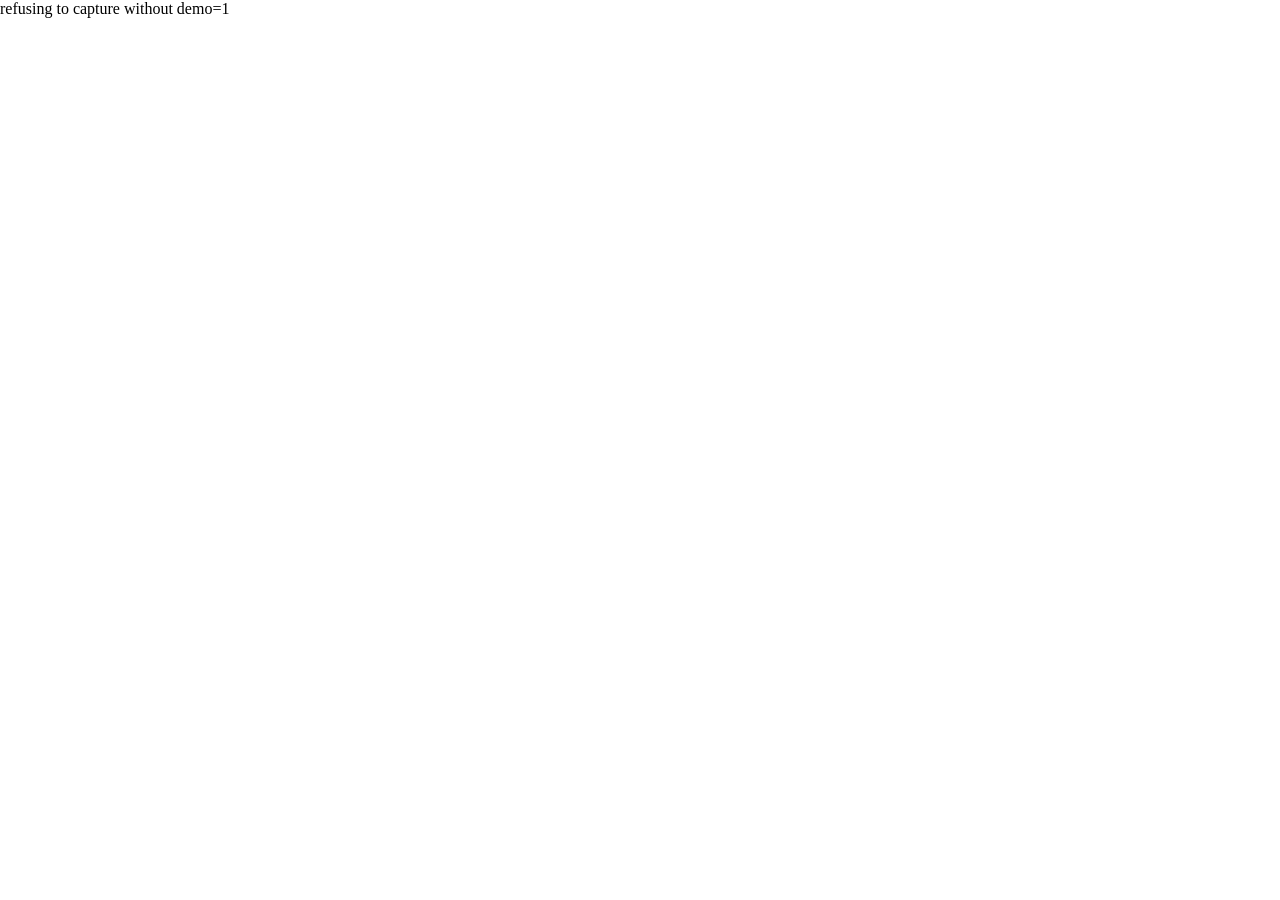
<file: tools/capture.html>
<!doctype html>
<html lang="en">
<head>
<meta charset="utf-8">
<title>capture</title>
<link rel="stylesheet" href="/src/styles.css">
<style>
html, body { margin: 0; padding: 0; }
/* The frame is a fixed window and the page is usually shorter than it. Only the
   root carries the palette, so whatever it does not cover comes out as the
   browser's white — a bright band under every dark frame. */
#mount { min-height: 100vh; box-sizing: border-box; }
</style>
</head>
<body>
<!--
  One frame of the theme GIF.

      tools/capture.html?demo=1&mode=light&palette=spicy-pumpkin

  The theme is set by seeding localStorage *before* app.js initialises, so the
  frame goes through the real theme code path — the button label, the active
  swatch and the palette all agree. Stamping data-theme directly would be
  quicker and would produce a frame that lies about its own UI.

  Always run with demo=1 — this page refuses otherwise. Captures of a real
  library must never be produced; every image in this repo comes from demo mode.
-->
<div class="od-viz-root" id="mount"></div>
<script>
const params = new URLSearchParams(location.search);
if (params.get('demo') !== '1') {
  document.body.textContent = 'refusing to capture without demo=1';
  throw new Error('capture requires demo mode');
}
localStorage.clear();
const mode = params.get('mode') || 'light';
localStorage.setItem('o-dash-mode', mode);
if (params.get('palette')) {
  localStorage.setItem(mode === 'dark' ? 'o-dash-dark' : 'o-dash-light', params.get('palette'));
  // Stamp the palette before anything renders, so applyTheme later sets the
  // same value and nothing transitions.
  //
  // Cards transition background-color and color over 0.25s, and headless
  // Chrome's --virtual-time-budget freezes transitions part-way — the exact
  // same trap that makes getComputedStyle unreliable there. Without this, every
  // frame captures the *previous* palette's card colours part-faded into the
  // new one: dark themes came out with pale cards and unreadable ink. It looks
  // like a palette bug and is not one.
  document.getElementById('mount').setAttribute('data-theme', params.get('palette'));
}
</script>

<script src="/src/demo-source.js"></script>
<script>
fetch('/src/index.html').then((r) => r.text()).then((html) => {
  const doc = new DOMParser().parseFromString(html, 'text/html');
  for (const s of doc.body.querySelectorAll('script')) s.remove();
  document.getElementById('mount').innerHTML = doc.body.innerHTML;
  const s = document.createElement('script');
  s.src = '/src/app.js';
  // ?menu=1 opens the theme switcher in the frame. Without it a GIF that
  // cycles palettes gives no hint of where the control is, and the change
  // reads as happening by itself. The menu also shows which palette is
  // active, so the frame explains itself.
  s.onload = () => {
    if (params.get('menu') === '1') {
      setTimeout(() => document.getElementById('od-theme-btn').click(), 400);
    }
  };
  document.body.appendChild(s);
});
</script>
</body>
</html>
</file>
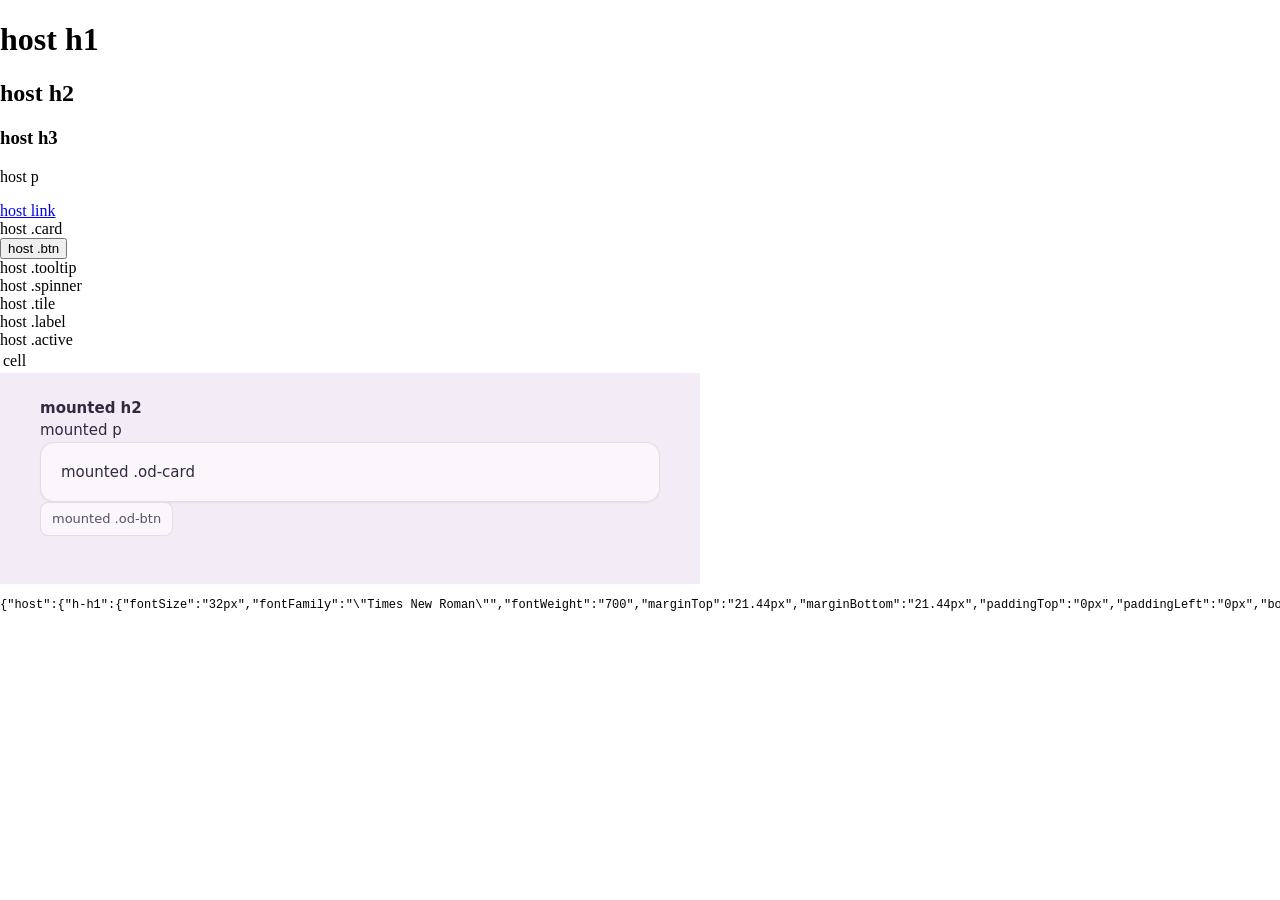
<file: tools/leak-check.html>
<!doctype html>
<html lang="en">
<head>
<meta charset="utf-8">
<title>CSS leak check</title>
<!--
  Two questions, and they need different experiments.

  OUTBOUND — does styles.css reach host elements? Cannot be answered by
  comparing against UA defaults once Stash's stylesheet is present, because
  Bootstrap changes those same properties itself: an early version of this page
  reported five failures that were all Bootstrap's own doing. It is a
  DIFFERENTIAL question — measure the host elements with and without our
  stylesheet, holding everything else constant, and require the two to match.

  INBOUND — does Bootstrap reach our elements? That one is a direct assertion,
  but only meaningful with Stash's real stylesheet loaded.

  Query parameters, so one page serves every arm of the experiment:
    ?host=1   load Stash's own bundle first, as the plugin gets it
    ?ours=0   omit styles.css (the control arm for the outbound diff)

  Driven by tools/leak-check.sh, which runs the arms and compares them.
-->
<script>
  const params = new URLSearchParams(location.search);
  if (params.get('host') === '1') document.write('<link rel="stylesheet" href="/stash-ui.css">');
  if (params.get('ours') !== '0') document.write('<link rel="stylesheet" href="/src/styles.css">');
</script>
<style>
  #report { font: 12px/1.5 ui-monospace, Menlo, monospace; white-space: pre; }
  /* Pin the page geometry. Bootstrap's reboot zeroes the UA body margin, which
     makes every element 16px wider — a difference in the test page, not in
     anything the plugin does. Without this the inbound comparison reports a
     width change on every element and buries a real regression in noise.
     Ids outrank both stylesheets, so this holds in all four arms. */
  html, body { margin: 0; padding: 0; }
  #host, #mount { width: 700px; }
</style>
</head>
<body>

<!-- Host-side markup: the element types the dashboard styles, and the
     Bootstrap class names that collided before the od- prefix existed. -->
<div id="host">
  <h1 id="h-h1">host h1</h1>
  <h2 id="h-h2">host h2</h2>
  <h3 id="h-h3">host h3</h3>
  <p id="h-p">host p</p>
  <a id="h-a" href="#x">host link</a>
  <div id="h-card" class="card">host .card</div>
  <button id="h-btn" class="btn" type="button">host .btn</button>
  <div id="h-tooltip" class="tooltip">host .tooltip</div>
  <div id="h-spinner" class="spinner">host .spinner</div>
  <div id="h-tile" class="tile">host .tile</div>
  <div id="h-label" class="label">host .label</div>
  <div id="h-active" class="active">host .active</div>
  <table id="h-table"><tbody><tr><td id="h-td">cell</td></tr></tbody></table>
</div>

<!-- The mount, with our own markup inside it. -->
<div class="od-viz-root" id="mount">
  <h2 id="m-h2">mounted h2</h2>
  <p id="m-p">mounted p</p>
  <div id="m-card" class="od-card">mounted .od-card</div>
  <button id="m-btn" class="od-btn" type="button">mounted .od-btn</button>
</div>

<pre id="report"></pre>
<script>
const PROPS = ['fontSize', 'fontFamily', 'fontWeight', 'marginTop', 'marginBottom',
  'paddingTop', 'paddingLeft', 'borderTopWidth', 'borderRadius', 'color',
  'backgroundColor', 'position', 'display', 'boxSizing', 'animationName', 'width'];

const HOST_IDS = ['h-h1', 'h-h2', 'h-h3', 'h-p', 'h-a', 'h-card', 'h-btn', 'h-tooltip',
  'h-spinner', 'h-tile', 'h-label', 'h-active', 'h-td'];
const MOUNT_IDS = ['m-h2', 'm-p', 'm-card', 'm-btn'];

function measure(ids) {
  const out = {};
  for (const id of ids) {
    const cs = getComputedStyle(document.getElementById(id));
    out[id] = Object.fromEntries(PROPS.map((p) => [p, cs[p]]));
  }
  return out;
}

const report = {
  host: measure(HOST_IDS),
  mount: measure(MOUNT_IDS),
  stashCssLoaded: [...document.styleSheets].some((s) => (s.href || '').includes('stash-ui')),
  oursLoaded: [...document.styleSheets].some((s) => (s.href || '').includes('styles.css')),
};
// Emitted as JSON for the driver to diff. Nothing here touches the library.
document.getElementById('report').textContent = JSON.stringify(report);
</script>
</body>
</html>
</file>
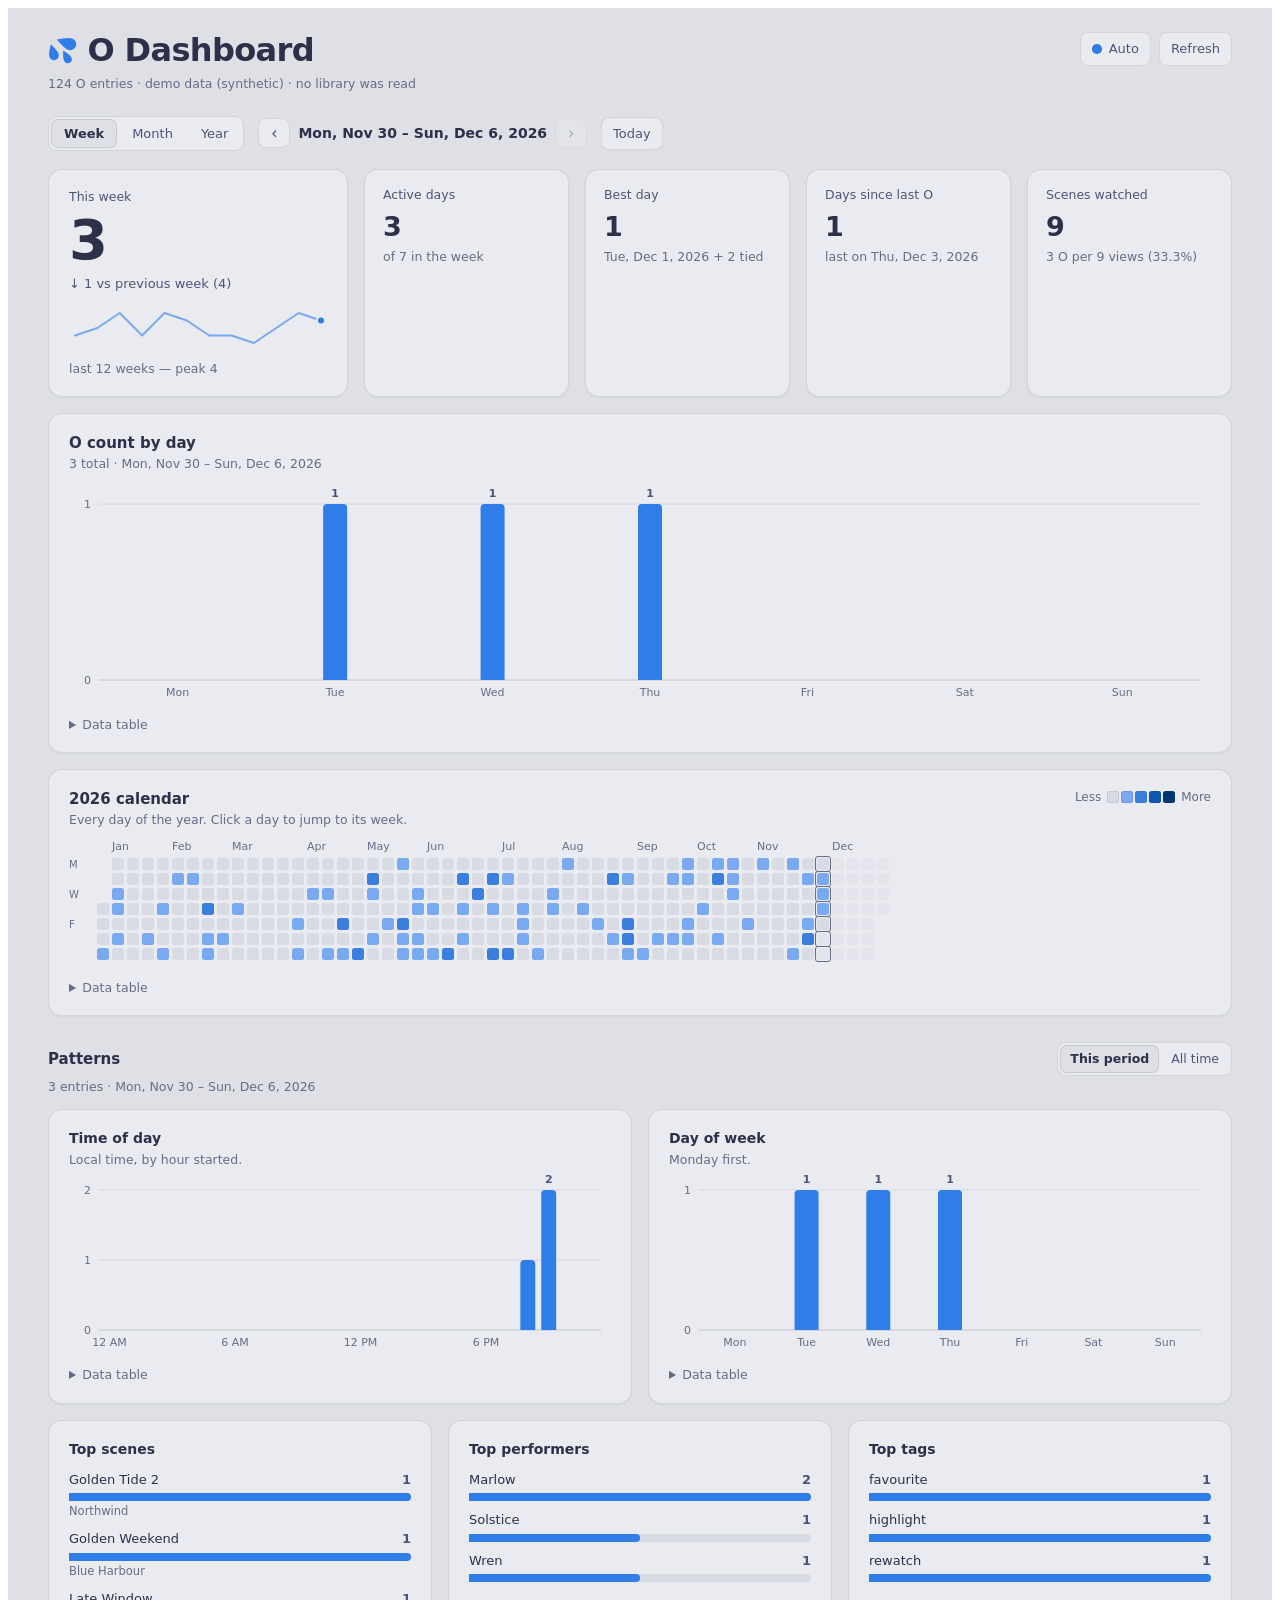
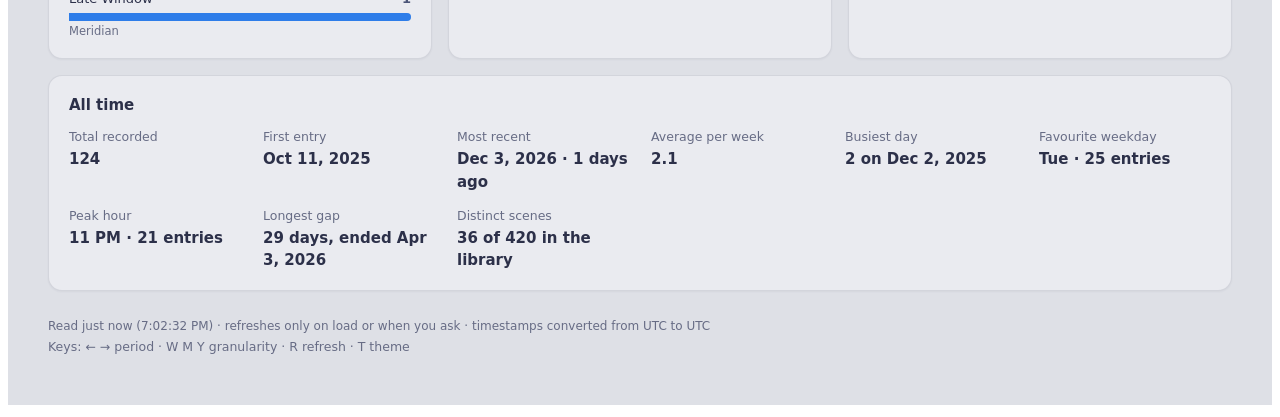
<file: tools/style-check.html>
<!doctype html>
<html lang="en">
<head>
<meta charset="utf-8">
<title>style check</title>
<link rel="stylesheet" href="/src/styles.css">
<style>
  #report { font: 12px/1.6 ui-monospace, Menlo, monospace; white-space: pre; }
</style>
</head>
<body>
<!--
  Does the stylesheet actually reach the rendered marks?

  The structural DOM diff used to verify the od- rename compares element trees,
  and a class name that no rule matches any more produces an identical tree. It
  is invisible there and invisible to a console check. It shipped once: the SVG
  charts set their classes through svgEl({class: 'bar'}), a form the mechanical
  rename never inspected, so every chart silently lost its styling while every
  automated check stayed green.

  Two assertions, both cheap:
    1. every class inside the mount is od- prefixed  — catches the next miss
    2. the marks have non-default computed styles    — catches a dead rule
-->
<div class="od-viz-root" id="mount"></div>
<pre id="report"></pre>

<script>
  // Demo data, deliberately. This check is about whether the marks are styled,
  // so depending on a live Stash would make it fail for reasons that have
  // nothing to do with styling — an unreachable server, or an authenticated
  // one this harness has no session for.
  window.OD_DEMO = true;
</script>
<script src="/src/demo-source.js"></script>
<script>
fetch('/src/index.html')
  .then((r) => r.text())
  .then((html) => {
    const doc = new DOMParser().parseFromString(html, 'text/html');
    for (const s of doc.body.querySelectorAll('script')) s.remove();
    const mount = document.getElementById('mount');
    mount.innerHTML = doc.body.innerHTML;
    const s = document.createElement('script');
    s.src = '/src/app.js';
    s.onload = () => setTimeout(run, 1500);
    document.body.appendChild(s);
  });

const out = [];
function check(name, ok, detail) {
  out.push(`${ok ? 'PASS' : 'FAIL'}  ${name}${detail ? '  — ' + detail : ''}`);
  return ok;
}

function run() {
  const mount = document.getElementById('mount');

  // 1. No unprefixed classes anywhere in the rendered tree.
  const stray = new Set();
  for (const el of mount.querySelectorAll('*')) {
    const cls = typeof el.className === 'string' ? el.className : el.className.baseVal || '';
    for (const c of cls.split(/\s+/)) {
      if (c && !c.startsWith('od-')) stray.add(c);
    }
  }
  check('every class in the rendered tree is od- prefixed', stray.size === 0,
    stray.size ? [...stray].sort().join(', ') : '');

  // 2. The marks are actually styled. A class the stylesheet no longer matches
  //    leaves SVG defaults: fill black, no stroke.
  const marks = [
    ['.od-bar', 'fill'],
    ['.od-cell', 'fill'],
    ['.od-spark-line', 'stroke'],
    ['.od-tick-text', 'fill'],
    ['.od-band-wash', 'fill'],
  ];
  for (const [sel, prop] of marks) {
    const el = mount.querySelector(sel);
    if (!el) { check(`${sel} exists`, false, 'not rendered'); continue; }
    const v = getComputedStyle(el)[prop];
    const styled = v && v !== 'none' && v !== 'rgb(0, 0, 0)';
    check(`${sel} has a styled ${prop}`, styled, v);
  }

  // 3. The chart has real geometry, so a pass above cannot come from an
  //    empty chart with nothing to style.
  const svg = mount.querySelector('#od-main-chart svg');
  check('main chart drew marks', !!svg && svg.querySelectorAll('path, rect').length > 3,
    svg ? `${svg.querySelectorAll('path, rect').length} marks` : 'no svg');

  const failed = out.filter((l) => l.startsWith('FAIL')).length;
  out.push('', failed ? `STYLE CHECK: FAIL (${failed})` : 'STYLE CHECK: PASS');
  document.getElementById('report').textContent = out.join('\n');
}
</script>
</body>
</html>
</file>
<file: src/styles.css>
/* Five palettes, one set of roles. Each is a single-series design: one accent
   for the marks, one single-hue ordinal ramp for the calendar. Every ramp was
   run through the data-viz validator against its own surface (monotone
   lightness, >= 0.06 step gaps, light end clearing 2:1) — see README.

     light  Aubade · TokyoNight Day · Spicy Pumpkin
     dark   Stash · Naughty

   Aubade and TokyoNight Day come from the iTerm2 schemes of those names; Naughty
   is the validated reference instance; Stash copies the host's own colours;
   Spicy Pumpkin is derived from a pumpkin accent. JS resolves "auto" and
   stamps data-theme on the mount container, so the palette a chart renders on is
   always known. It goes on the mount rather than <html> because Stash themes
   itself off the document root, and only one of them can own that attribute.

   Every rule here is scoped under .od-viz-root. The stylesheet is injected into
   a page it does not own: a bare `h2` or `*` would restyle the host UI. Class
   names carry an `od-` prefix for the other direction — Stash is Bootstrap-based
   and defines its own .card, .btn, .tooltip, .active and .spinner.

   Aubade (default light) — bg #fbf6fb, plum #ae3f84 from the scheme. */
.od-viz-root{
  color-scheme: light;
  --surface-1: #fbf6fb;
  --plane: #f3ebf5;
  --text-primary: #33293f;
  --text-secondary: #5b5068;
  --text-muted: #857a93;
  --grid: #ece2ee;
  --axis: #d8c9dc;
  --border: rgba(51, 41, 63, 0.12);
  --series-1: #ae3f84;
  --series-dim: #e996c4;
  --ramp-0: #efe6f0;
  --ramp-1: #e996c4;
  --ramp-2: #c95a9d;
  --ramp-3: #992d72;
  --ramp-4: #660048;
  --shadow: 0 1px 2px rgba(51, 41, 63, 0.05);
}/* TokyoNight Day — bg #e1e2e7, blue #2e7de9 from the scheme. */
.od-viz-root[data-theme="tokyonight-day"]{
  color-scheme: light;
  --surface-1: #eaebf0;
  --plane: #dee0e6;
  --text-primary: #2c3049;
  --text-secondary: #4c5578;
  /* pulled off the scheme's #6172b0 toward slate: captions in the series blue
     read as links, and text must never wear the data colour */
  --text-muted: #676c85;
  --grid: #d5d7e0;
  --axis: #c3c6d4;
  --border: rgba(44, 48, 73, 0.12);
  --series-1: #2e7de9;
  --series-dim: #79a9f0;
  --ramp-0: #d9dbe4;
  --ramp-1: #79a9f0;
  --ramp-2: #3b7fde;
  --ramp-3: #0e57b2;
  --ramp-4: #013575;
  --shadow: 0 1px 2px rgba(44, 48, 73, 0.05);
}

.od-viz-root[data-theme="naughty"]{
  color-scheme: dark;
  --surface-1: #1a1a19;
  --plane: #0d0d0d;
  --text-primary: #ffffff;
  --text-secondary: #c3c2b7;
  --text-muted: #898781;
  --grid: #2c2c2a;
  --axis: #383835;
  --border: rgba(255, 255, 255, 0.10);
  --series-1: #3987e5;
  --series-dim: #184f95;
  --ramp-0: #383835;
  --ramp-1: #184f95;
  --ramp-2: #2a78d6;
  --ramp-3: #6da7ec;
  --ramp-4: #b7d3f6;
  --shadow: none;
}

/* Stash — the host's own default colours, so the dashboard sits inside Stash
   without looking bolted on. These are Blueprint.js values copied from Stash's
   stylesheet, not read from it at runtime: the plugin inherits no variables, so
   nothing here can be invalidated by Stash restyling itself. Surface and plane
   are Stash's card and body backgrounds; the accent is its --primary.

   The ramp is generated in OKLCH from that accent and validated against this
   surface, like every other palette here — but it could not simply reuse the
   Dark palette's lightness steps. Stash's card is L=0.36 against Dark's L=0.20,
   so the same steps would land the first two at 1.3:1 and make them
   indistinguishable. The steps are re-solved for this surface: the first sits
   at 2.05:1, matching the *relationship* the other ramps have rather than
   copying their numbers.

   Two ceilings are imposed by the surface itself and cannot be designed away:
   pure white on it is only 10.68:1, so the brightest text reaches 10.01:1 and
   the ramp's top step 7.61:1, against 9.98:1 on the darker palettes. Every
   invariant that is achievable is met — monotone lightness, minimum step gap
   0.111 (floor 0.06, other palettes 0.093), single hue within 0.8 degrees. */
.od-viz-root[data-theme="stash"]{
  color-scheme: dark;
  --surface-1: #30404d;   /* Stash .card            */
  --plane: #202b33;       /* Stash body             */
  --text-primary: #f5f8fa;
  --text-secondary: #ced9e0;
  --text-muted: #a7b6c2;  /* 5.14:1 — clears the 3.78:1 the others set */
  --grid: #3c4c59;
  --axis: #4a5b69;
  --border: #40505e;
  --series-1: #48aff0;    /* Stash link blue, 4.41:1 on the card */
  --series-dim: #2b95d6;
  --ramp-0: #404f5b;      /* no activity — 1.27:1, just clear of the surface */
  --ramp-1: #0072b0;      /* 2.05:1 */
  --ramp-2: #0096e7;      /* 3.31:1 */
  --ramp-3: #6bbbfa;      /* 5.14:1 */
  --ramp-4: #bbdefb;      /* 7.61:1 */
  --shadow: none;
}/* Spicy Pumpkin — pumpkin flesh rather than cartoon orange: a burnt spice
   orange that stays readable as ink and does not vibrate against a warm
   surface. Accent #d2601a, hue 46.4 deg; ramp generated from it in OKLCH and
   validated against this palette's own surface like every other one here.

   Warm neutrals throughout: the greys are pulled toward the hue so the palette
   reads as one family instead of orange marks sitting on a cold page. Muted
   text is the one value that had to be re-solved — the obvious lightness put it
   at 3.67:1, under the 3.78:1 the other palettes hold, so it was darkened. */
.od-viz-root[data-theme="spicy-pumpkin"]{
  color-scheme: light;
  --surface-1: #fdf7f0;
  --plane: #f6ebdf;
  --text-primary: #3c2316;    /* 13.67:1 */
  --text-secondary: #6a5044;  /*  6.94:1 */
  --text-muted: #8e766a;      /*  3.99:1 — clears the 3.78:1 bar */
  --grid: #f5eae5;
  --axis: #e4cdc2;
  --border: rgba(60, 35, 22, 0.12);
  --series-1: #d2601a;        /*  3.64:1, between the other two light palettes */
  --series-dim: #f19d74;
  --ramp-0: #f6e6df;          /*  1.14:1 — no activity */
  --ramp-1: #f19d74;          /*  2.01:1 */
  --ramp-2: #d36320;          /*  3.54:1 */
  --ramp-3: #994000;          /*  6.39:1 */
  --ramp-4: #5e2400;          /* 11.42:1 */
  --shadow: 0 1px 2px rgba(60, 35, 22, 0.05);
}

/* Palette swaps ease rather than snap. */
.od-viz-root, .od-viz-root .od-card, .od-viz-root .od-tile, .od-viz-root .od-btn, .od-viz-root .od-segmented, .od-viz-root .od-tooltip, .od-viz-root .od-theme-menu{
  transition: background-color 0.25s ease, color 0.25s ease, border-color 0.25s ease;
}

.od-viz-root, .od-viz-root *{ box-sizing: border-box; }

.od-viz-root{
  margin: 0;
  padding: 24px clamp(16px, 4vw, 40px) 48px;
  background: var(--plane);
  color: var(--text-primary);
  font: 15px/1.5 system-ui, -apple-system, "Segoe UI", sans-serif;
  -webkit-font-smoothing: antialiased;
}

.od-viz-root h1{
  font-size: clamp(24px, 2.6vw, 32px);
  font-weight: 600;
  margin: 0;
  letter-spacing: -0.02em;
  line-height: 1.15;
  display: flex;
  align-items: center;
  gap: 10px;
}
.od-viz-root h2{ font-size: 15px; font-weight: 600; margin: 0; }
.od-viz-root h3{ font-size: 14px; font-weight: 600; margin: 0 0 2px; }

.od-viz-root p{ margin: 0; }

.od-viz-root .od-caption{ color: var(--text-muted); font-size: 12.5px; }
.od-viz-root .od-label{
  color: var(--text-secondary);
  font-size: 12.5px;
  text-transform: none;
  margin-bottom: 2px;
}/* ---------- top bar & controls ---------- */
.od-viz-root .od-topbar{
  display: flex;
  align-items: flex-start;
  justify-content: space-between;
  gap: 16px;
  flex-wrap: wrap;
  margin-bottom: 22px;
}
.od-viz-root .od-source{ color: var(--text-muted); font-size: 12.5px; margin-top: 6px; }
.od-viz-root .od-topbar-actions{ display: flex; gap: 8px; align-items: center; }
.od-viz-root .od-title-mark{
  width: 0.92em;
  height: 0.92em;
  flex: none;
  fill: var(--series-1);
  transition: fill 0.25s ease;
}
/* ---------- theme switcher ---------- */
.od-viz-root .od-theme-switcher{ position: relative; }
.od-viz-root .od-theme-dot{
  width: 10px;
  height: 10px;
  border-radius: 50%;
  background: var(--series-1);
  display: inline-block;
  margin-right: 7px;
  vertical-align: -1px;
  box-shadow: inset 0 0 0 1px var(--border);
  transition: background-color 0.25s ease;
}
.od-viz-root .od-theme-menu{
  position: absolute;
  right: 0;
  top: calc(100% + 6px);
  z-index: 30;
  width: 232px;
  background: var(--surface-1);
  border: 1px solid var(--border);
  border-radius: 12px;
  padding: 12px;
  box-shadow: 0 8px 26px rgba(0, 0, 0, 0.14);
  display: flex;
  flex-direction: column;
  gap: 7px;
  transform-origin: top right;
  animation: od-menu-in 0.16s cubic-bezier(0.2, 0.8, 0.3, 1);
}
.od-viz-root .od-theme-menu[hidden]{ display: none; }
@keyframes od-menu-in {
  from { opacity: 0; transform: scale(0.96) translateY(-4px); }
  to { opacity: 1; transform: none; }
}
.od-viz-root .od-menu-label{ color: var(--text-muted); font-size: 11.5px; margin-top: 2px; }
.od-viz-root .od-menu-note{ color: var(--text-muted); font-size: 11.5px; line-height: 1.35; margin-top: 2px; }
.od-viz-root .od-theme-choices{ display: flex; flex-direction: column; gap: 4px; }
.od-viz-root .od-theme-choices[hidden], .od-viz-root .od-menu-label[hidden]{ display: none; }
.od-viz-root .od-theme-choices button{
  appearance: none;
  border: 1px solid transparent;
  background: transparent;
  color: var(--text-secondary);
  font: inherit;
  font-size: 13px;
  text-align: left;
  padding: 7px 9px;
  border-radius: 9px;
  cursor: pointer;
  display: flex;
  align-items: center;
  gap: 9px;
  transition: background-color 0.12s ease, color 0.12s ease;
}
.od-viz-root .od-theme-choices button:hover{ background: var(--plane); color: var(--text-primary); }/* Active = the palette on screen right now. */
.od-viz-root .od-theme-choices button.od-is-active{
  background: var(--plane);
  color: var(--text-primary);
  font-weight: 600;
  border-color: var(--border);
}/* Chosen but not showing (dark is on): a check, no active highlight. */
.od-viz-root .od-theme-choices button[aria-checked="true"]::after{
  content: "✓";
  margin-left: auto;
  font-size: 12px;
  color: var(--text-muted);
}
.od-viz-root .od-theme-choices button.od-is-active::after{ color: var(--text-primary); }
.od-viz-root .od-theme-choices.od-inactive{ opacity: 0.62; }
.od-viz-root .od-theme-choices.od-inactive button[aria-checked="true"]{ color: var(--text-secondary); }
.od-viz-root .od-swatch-row{ display: flex; gap: 2px; }
.od-viz-root .od-swatch-row i{
  width: 11px;
  height: 16px;
  border-radius: 2px;
  display: block;
  /* mid-gray reads as an edge on both light and dark surfaces, so a near-black
     swatch stays visible in the dark menu */
  box-shadow: inset 0 0 0 1px rgba(128, 128, 128, 0.38);
}

.od-viz-root .od-btn{
  appearance: none;
  border: 1px solid var(--border);
  background: var(--surface-1);
  color: var(--text-secondary);
  border-radius: 8px;
  padding: 6px 11px;
  font: inherit;
  font-size: 13px;
  cursor: pointer;
  min-height: 30px;
}
.od-viz-root .od-btn:hover{ color: var(--text-primary); border-color: var(--axis); }
.od-viz-root .od-btn:disabled{ opacity: 0.4; cursor: default; }
.od-viz-root .od-btn.od-icon{ min-width: 32px; font-size: 17px; line-height: 1; padding: 4px 10px; }

.od-viz-root #od-refresh-btn{ display: inline-flex; align-items: center; gap: 7px; }
.od-viz-root #od-refresh-btn[data-busy="true"]{ color: var(--text-muted); cursor: progress; }
.od-viz-root .od-spinner{
  width: 11px;
  height: 11px;
  border-radius: 50%;
  border: 2px solid var(--axis);
  border-top-color: var(--series-1);
  display: none;
  animation: od-spin 0.7s linear infinite;
}
.od-viz-root #od-refresh-btn[data-busy="true"] .od-spinner{ display: block; }
@keyframes od-spin { to { transform: rotate(360deg); } }/* The spin is a status indicator, so it survives reduced-motion — slowed, not stopped. */
@media (prefers-reduced-motion: reduce){
  .od-viz-root .od-spinner{ animation-duration: 2s !important; }
}

.od-viz-root .od-controls{
  display: flex;
  align-items: center;
  gap: 14px;
  flex-wrap: wrap;
  margin-bottom: 18px;
}

.od-viz-root .od-segmented{
  display: inline-flex;
  background: var(--surface-1);
  border: 1px solid var(--border);
  border-radius: 9px;
  padding: 2px;
  gap: 2px;
}
.od-viz-root .od-segmented button{
  appearance: none;
  border: 0;
  background: transparent;
  color: var(--text-secondary);
  font: inherit;
  font-size: 13px;
  padding: 5px 13px;
  border-radius: 7px;
  cursor: pointer;
  min-height: 28px;
}
.od-viz-root .od-segmented button[aria-selected="true"]{
  background: var(--plane);
  color: var(--text-primary);
  font-weight: 600;
  box-shadow: inset 0 0 0 1px var(--border);
}
.od-viz-root .od-segmented.od-small button{ font-size: 12.5px; padding: 4px 10px; }

/* The theme menu is a column flex container, so align-items: stretch widens
   this inline-flex control to the full menu width while its buttons stay
   packed at the leading edge — leaving dead space after the last one. Share
   the width instead, so the group fills the control and Dark sits on the
   trailing edge. */
.od-viz-root .od-theme-menu .od-segmented button{ flex: 1; text-align: center; }

.od-viz-root .od-period-nav{ display: flex; align-items: center; gap: 8px; }
.od-viz-root .od-period-label{
  font-size: 14px;
  font-weight: 600;
  min-width: 210px;
  text-align: center;
  font-variant-numeric: tabular-nums;
}/* ---------- layout ---------- */
.od-viz-root main{ display: flex; flex-direction: column; gap: 16px; }
.od-viz-root main{ transition: opacity 0.18s ease; }
.od-viz-root main.od-loading{ opacity: 0.55; }

.od-viz-root .od-card{
  background: var(--surface-1);
  border: 1px solid var(--border);
  border-radius: 14px;
  padding: 18px 20px;
  box-shadow: var(--shadow);
}
.od-viz-root .od-card-head{
  display: flex;
  align-items: flex-start;
  justify-content: space-between;
  gap: 16px;
  margin-bottom: 10px;
  flex-wrap: wrap;
}

.od-viz-root .od-grid-hero{
  display: grid;
  grid-template-columns: minmax(240px, 300px) 1fr;
  gap: 16px;
}
.od-viz-root .od-tiles{
  display: grid;
  grid-template-columns: repeat(auto-fit, minmax(150px, 1fr));
  gap: 16px;
}
.od-viz-root .od-grid-two{ display: grid; grid-template-columns: repeat(auto-fit, minmax(320px, 1fr)); gap: 16px; }
.od-viz-root .od-grid-three{ display: grid; grid-template-columns: repeat(auto-fit, minmax(240px, 1fr)); gap: 16px; margin-top: 16px; }

.od-viz-root .od-section{ display: flex; flex-direction: column; }
.od-viz-root .od-section-head{
  display: flex;
  align-items: center;
  justify-content: space-between;
  gap: 16px;
  flex-wrap: wrap;
  margin: 10px 0 2px;
}
.od-viz-root .od-section-caption{ margin-bottom: 12px; }/* ---------- figures ---------- */
.od-viz-root .od-hero-card{ display: flex; flex-direction: column; }
.od-viz-root .od-hero-value{
  font-size: 56px;
  font-weight: 600;
  line-height: 1.05;
  letter-spacing: -0.02em;
  margin: 2px 0 4px;
}
.od-viz-root .od-delta{ color: var(--text-secondary); font-size: 13px; }
.od-viz-root .od-sparkline{ margin-top: auto; padding-top: 14px; }
.od-viz-root .od-hero-card .od-caption{ margin-top: 4px; }

.od-viz-root .od-tile{
  background: var(--surface-1);
  border: 1px solid var(--border);
  border-radius: 14px;
  padding: 16px 18px;
  box-shadow: var(--shadow);
}
.od-viz-root .od-tile-value{
  font-size: 27px;
  font-weight: 600;
  letter-spacing: -0.01em;
  margin: 2px 0 1px;
}
.od-viz-root .od-tile-sub{ color: var(--text-muted); font-size: 12.5px; }

.od-viz-root .od-facts{
  display: grid;
  grid-template-columns: repeat(auto-fit, minmax(170px, 1fr));
  gap: 14px 22px;
  margin-top: 12px;
}
.od-viz-root .od-fact-label{ color: var(--text-muted); font-size: 12.5px; }
.od-viz-root .od-fact-value{ font-size: 15px; font-weight: 600; margin-top: 1px; }/* ---------- charts ---------- */
.od-viz-root .od-chart{ position: relative; width: 100%; }
.od-viz-root .od-chart svg{ display: block; width: 100%; overflow: visible; }
.od-viz-root .od-empty{
  color: var(--text-muted);
  font-size: 13px;
  padding: 28px 0;
  text-align: center;
}/* Bars grow from the baseline: the path's own box is the transform reference,
   so scaleY(0) collapses it onto the axis rather than the SVG origin. */
.od-viz-root .od-bar{ transform-box: fill-box; transform-origin: bottom; }
.od-viz-root .od-cell{ transform-box: fill-box; transform-origin: center; }

.od-viz-root .od-gridline{ stroke: var(--grid); stroke-width: 1; }
.od-viz-root .od-baseline{ stroke: var(--axis); stroke-width: 1; }
.od-viz-root .od-tick-text{ fill: var(--text-muted); font-size: 11px; font-variant-numeric: tabular-nums; }
.od-viz-root .od-bar{ fill: var(--series-1); }
.od-viz-root .od-bar-label{ fill: var(--text-secondary); font-size: 11px; font-weight: 600; text-anchor: middle; }
.od-viz-root .od-hit{ fill: transparent; }
.od-viz-root .od-hit:focus{ outline: none; }
.od-viz-root .od-bar.od-active{ filter: brightness(1.12); }
.od-viz-root .od-band-wash{ fill: var(--grid); opacity: 0; transition: opacity 0.08s ease-out; }
.od-viz-root .od-band-wash.od-on{ opacity: 0.45; }
.od-viz-root .od-spark-line{ fill: none; stroke: var(--series-dim); stroke-width: 2; stroke-linejoin: round; stroke-linecap: round; }
.od-viz-root .od-spark-dot{ fill: var(--series-1); stroke: var(--surface-1); stroke-width: 2; }

.od-viz-root .od-heatmap-wrap{ overflow-x: auto; padding-bottom: 4px; }
.od-viz-root .od-cell{ rx: 2.5; }
.od-viz-root .od-cell-sel{ fill: none; stroke: var(--text-muted); stroke-width: 1; rx: 2.5; }
.od-viz-root .od-month-text{ fill: var(--text-muted); font-size: 11px; }
.od-viz-root .od-dow-text{ fill: var(--text-muted); font-size: 10px; }

.od-viz-root .od-scale-legend{ display: flex; align-items: center; gap: 6px; color: var(--text-muted); font-size: 12px; }
.od-viz-root .od-scale-legend .od-swatches{ display: flex; gap: 2px; }
.od-viz-root .od-scale-legend i{
  width: 12px;
  height: 12px;
  border-radius: 2.5px;
  display: block;
  box-shadow: inset 0 0 0 1px var(--border);
}/* ---------- ranked lists ---------- */
.od-viz-root .od-ranked{ display: flex; flex-direction: column; gap: 9px; margin-top: 10px; }
.od-viz-root .od-rank-row{ display: grid; grid-template-columns: 1fr auto; gap: 4px 10px; align-items: center; }
.od-viz-root .od-rank-name{
  font-size: 13px;
  color: var(--text-primary);
  overflow: hidden;
  text-overflow: ellipsis;
  white-space: nowrap;
}
.od-viz-root a.od-rank-name, .od-viz-root a.od-rank-meta{
  text-decoration: none;
  text-decoration-color: var(--axis);
  text-underline-offset: 3px;
  transition: color 0.12s ease, text-decoration-color 0.12s ease;
}
.od-viz-root a.od-rank-name::after{
  content: " ↗";
  color: var(--text-muted);
  font-size: 11px;
  opacity: 0;
  transition: opacity 0.14s ease;
}
.od-viz-root a.od-rank-name:hover, .od-viz-root a.od-rank-name:focus-visible{ text-decoration: underline; text-decoration-color: currentColor; }
.od-viz-root a.od-rank-name:hover::after, .od-viz-root a.od-rank-name:focus-visible::after{ opacity: 1; }
.od-viz-root a.od-rank-meta:hover, .od-viz-root a.od-rank-meta:focus-visible{ color: var(--text-secondary); text-decoration: underline; }
.od-viz-root .od-rank-value{ font-size: 13px; font-weight: 600; color: var(--text-secondary); font-variant-numeric: tabular-nums; }
.od-viz-root .od-rank-track{ grid-column: 1 / -1; height: 8px; background: var(--ramp-0); border-radius: 4px; }
.od-viz-root .od-rank-fill{
  height: 8px;
  background: var(--series-1);
  border-radius: 0 4px 4px 0;
  min-width: 3px;
  transform-origin: left center;
  transition: width 0.3s cubic-bezier(0.2, 0.8, 0.3, 1);
}
.od-viz-root .od-rank-fill.od-grow{ animation: od-rank-grow 0.42s cubic-bezier(0.2, 0.8, 0.3, 1) both; }
@keyframes od-rank-grow { from { transform: scaleX(0); } to { transform: scaleX(1); } }
.od-viz-root .od-rank-meta{ grid-column: 1 / -1; color: var(--text-muted); font-size: 11.5px; margin-top: -2px; }
.od-viz-root .od-rank-row:hover .od-rank-fill{ filter: brightness(1.08); }/* ---------- tables ---------- */
.od-viz-root .od-table-view{ margin-top: 12px; }
.od-viz-root .od-table-view summary{
  color: var(--text-muted);
  font-size: 12.5px;
  cursor: pointer;
  width: fit-content;
}
.od-viz-root .od-table-view summary:hover{ color: var(--text-secondary); }
.od-viz-root table{ border-collapse: collapse; margin-top: 10px; font-size: 13px; width: 100%; max-width: 520px; }
.od-viz-root th, .od-viz-root td{ text-align: left; padding: 5px 12px 5px 0; border-bottom: 1px solid var(--grid); }
.od-viz-root td:last-child, .od-viz-root th:last-child{ text-align: right; font-variant-numeric: tabular-nums; }
.od-viz-root th{ color: var(--text-muted); font-weight: 500; font-size: 12px; }/* ---------- tooltip ---------- */
.od-viz-root .od-tooltip{
  position: fixed;
  z-index: 20;
  pointer-events: none;
  opacity: 0;
  background: var(--surface-1);
  color: var(--text-primary);
  border: 1px solid var(--border);
  border-radius: 9px;
  padding: 7px 10px;
  font-size: 12.5px;
  line-height: 1.4;
  box-shadow: 0 4px 14px rgba(0, 0, 0, 0.16);
  max-width: 280px;
  transition: opacity 0.08s ease-out;
}
.od-viz-root .od-tooltip{
  transform: translateY(3px);
  transition: opacity 0.1s ease-out, transform 0.1s ease-out,
              left 0.13s cubic-bezier(0.2, 0.8, 0.3, 1), top 0.13s cubic-bezier(0.2, 0.8, 0.3, 1);
}
.od-viz-root .od-tooltip.od-show{ opacity: 1; transform: none; }/* First appearance shouldn't glide in from wherever it last was. */
.od-viz-root .od-tooltip.od-jump{ transition: opacity 0.1s ease-out, transform 0.1s ease-out; }
.od-viz-root .od-tooltip b{ font-weight: 600; }
.od-viz-root .od-tooltip .od-tt-sub{ color: var(--text-muted); }/* ---------- footer ---------- */
.od-viz-root .od-footer{ margin-top: 26px; color: var(--text-muted); font-size: 12px; display: flex; flex-direction: column; gap: 3px; }

@media (max-width: 720px) {
  .od-viz-root .od-grid-hero{ grid-template-columns: 1fr; }
  .od-viz-root .od-period-label{ min-width: 150px; }
  .od-viz-root .od-hero-value{ font-size: 46px; }
}

@media print {
  .od-viz-root{ background: #fff; }
  .od-viz-root .od-topbar-actions, .od-viz-root .od-controls, .od-viz-root .od-tooltip{ display: none; }
}/* Motion is decoration here — every value is also in a label or the table. */
@media (prefers-reduced-motion: reduce){
  .od-viz-root, .od-viz-root *, .od-viz-root *::before, .od-viz-root *::after{
    animation-duration: 0.001ms !important;
    animation-iteration-count: 1 !important;
    transition-duration: 0.001ms !important;
  }
}
</file>
